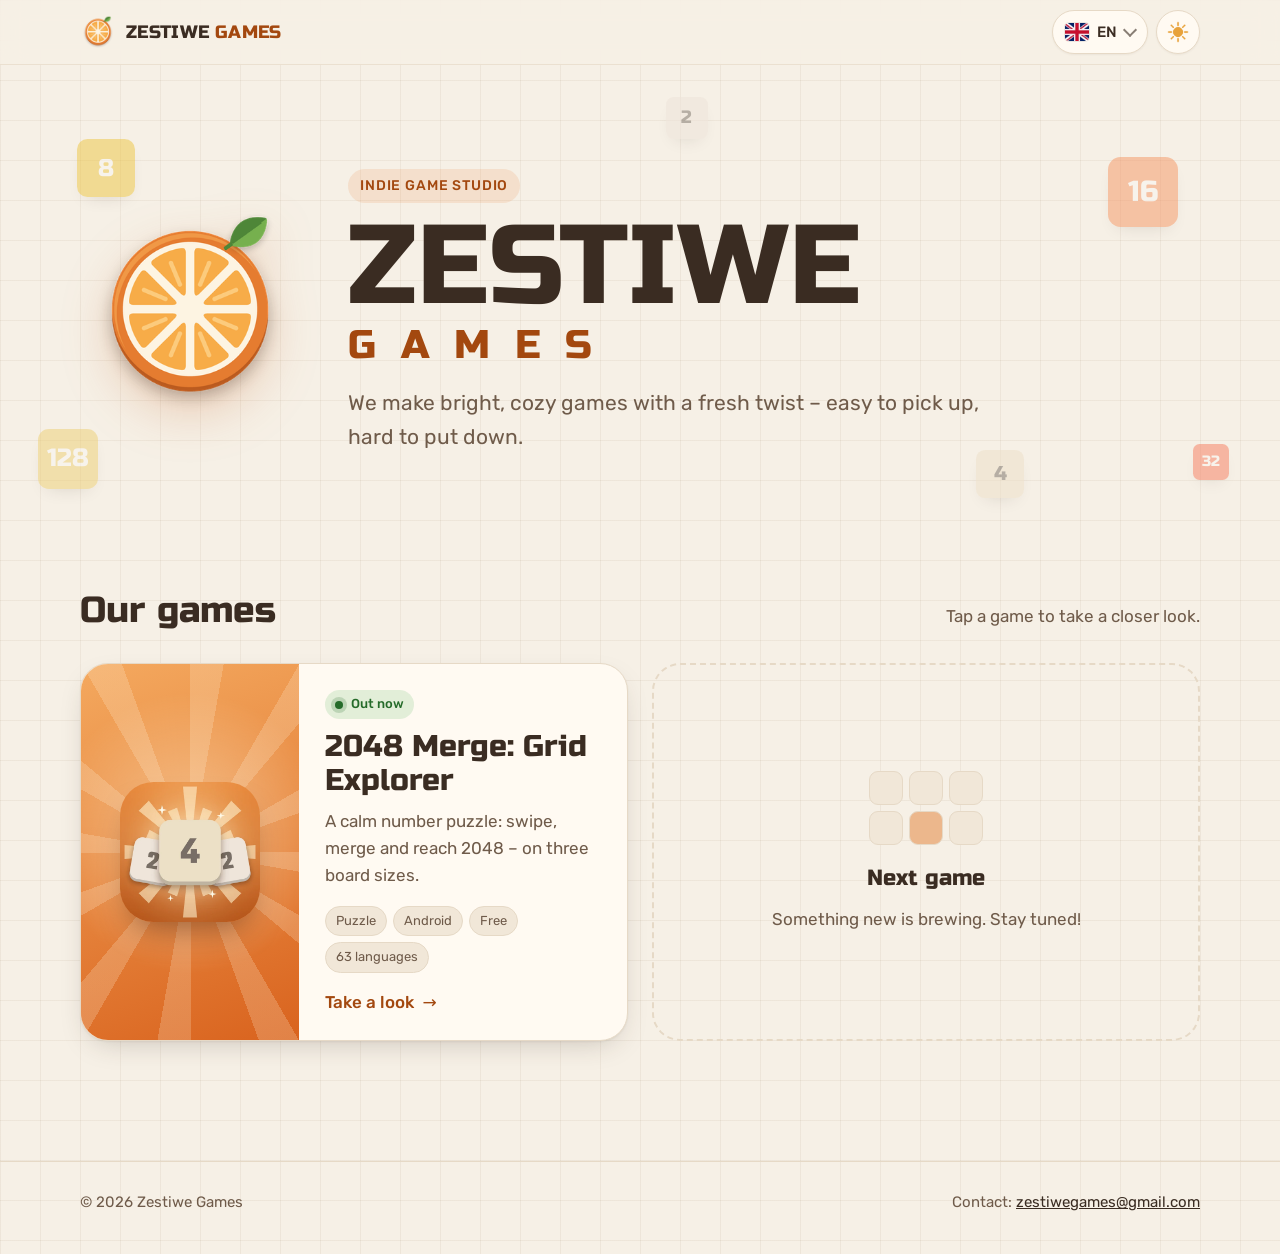
<file: index.html>
<!doctype html>
<html lang="en" data-doc="home_doc" data-root="">
<head>
<meta charset="utf-8">
<meta name="viewport" content="width=device-width, initial-scale=1">
<title>Zestiwe Games – bright, cozy games</title>
<meta name="description" content="Zestiwe Games is an indie studio making bright, cozy games with a fresh twist – easy to pick up, hard to put down.">
<meta name="theme-color" content="#f6f0e6" media="(prefers-color-scheme: light)">
<meta name="theme-color" content="#1d1814" media="(prefers-color-scheme: dark)">
<meta property="og:type" content="website">
<meta property="og:site_name" content="Zestiwe Games">
<meta property="og:title" content="Zestiwe Games">
<meta property="og:description" content="Bright, cozy games with a fresh twist.">
<meta property="og:url" content="https://zestiwe.github.io/">
<meta property="og:image" content="https://zestiwe.github.io/assets/img/og-studio.png">
<meta name="twitter:card" content="summary_large_image">
<link rel="icon" type="image/png" href="favicon.png">
<link rel="apple-touch-icon" href="apple-touch-icon.png">
<link rel="preconnect" href="https://fonts.googleapis.com">
<link rel="preconnect" href="https://fonts.gstatic.com" crossorigin>
<link href="https://fonts.googleapis.com/css2?family=Russo+One&family=Rubik:wght@400;500&display=swap" rel="stylesheet">
<link rel="stylesheet" href="assets/site.css">
<script>(function(){var r=document.documentElement;r.classList.add("js");try{var t=localStorage.getItem("zg-theme");if(t)r.setAttribute("data-theme",t)}catch(e){}})();</script>
</head>
<body>

<header class="topbar">
  <div class="wrap">
    <a class="brand display" href="./" aria-label="Zestiwe Games">
      <img src="emblem.png" alt="" width="36" height="36">
      <span>ZESTIWE <b>GAMES</b></span>
    </a>
    <div class="controls">
      <div class="lang">
        <button class="icon-btn lang-btn" type="button" data-lang-toggle aria-haspopup="true" aria-expanded="false" data-i18n-attr="aria-label:lang_label" aria-label="Language">
          <img data-lang-flag src="assets/img/flags/en.webp" alt="" width="24" height="18">
          <span data-lang-code>EN</span>
          <span class="chev" aria-hidden="true"></span>
        </button>
        <ul class="lang-menu"></ul>
      </div>
      <button class="icon-btn theme-btn" type="button" data-theme-toggle data-i18n-attr="aria-label:theme_label;title:theme_label" aria-label="Switch light and dark theme">
        <span class="mask-icon sun" aria-hidden="true"></span>
        <span class="mask-icon moon" aria-hidden="true"></span>
      </button>
    </div>
  </div>
</header>

<main>
  <section class="hero">
    <div class="floaters" aria-hidden="true">
      <i style="--s:58px;--c:#edc540;--r:-12deg;--x:24px;--y:-30px;--d:9s;left:6%;top:16%" class="light">8</i>
      <i style="--s:42px;--c:#eee4da;--r:10deg;--x:-18px;--y:26px;--d:11s;left:52%;top:7%">2</i>
      <i style="--s:70px;--c:#f59563;--r:8deg;--x:-30px;--y:-22px;--d:13s;right:8%;top:20%" class="light">16</i>
      <i style="--s:48px;--c:#ede0c8;--r:-6deg;--x:20px;--y:24px;--d:10s;right:20%;bottom:6%">4</i>
      <i style="--s:60px;--c:#edcf72;--r:14deg;--x:28px;--y:-18px;--d:12s;left:3%;bottom:8%" class="light">128</i>
      <i style="--s:36px;--c:#f67c5f;--r:-16deg;--x:-14px;--y:-20px;--d:8s;right:4%;bottom:10%" class="light">32</i>
    </div>
    <div class="wrap hero-inner">
      <img class="emblem reveal" src="emblem.png" alt="Zestiwe Games emblem – an orange slice with a leaf" width="220" height="220">
      <div class="reveal" style="--delay:.08s">
        <p class="eyebrow" data-i18n="eyebrow">Indie game studio</p>
        <h1 class="wordmark display">ZESTIWE<small>GAMES</small></h1>
        <p class="tagline" data-i18n="tagline">We make bright, cozy games with a fresh twist – easy to pick up, hard to put down.</p>
      </div>
    </div>
  </section>

  <section class="section" aria-labelledby="games-title">
    <div class="wrap">
      <div class="section-head reveal">
        <h2 id="games-title" class="display" data-i18n="games_title">Our games</h2>
        <p data-i18n="games_sub">Tap a game to take a closer look.</p>
      </div>

      <div class="games">
        <!-- Новая игра — копия этой карточки: ссылка на её папку в games/,
             иконка в assets/img, тексты — ключи в assets/i18n.js -->
        <a class="game-card reveal" href="games/merge-grid-explorer/">
          <div class="game-media">
            <img src="assets/img/merge-icon-512.webp" alt="" width="168" height="168" style="view-transition-name: merge-icon">
          </div>
          <div class="game-body">
            <span class="status" data-i18n="status_out">Out now</span>
            <h3 class="display" style="view-transition-name: merge-title">2048 Merge: Grid Explorer</h3>
            <p data-i18n="merge_pitch">A calm number puzzle: swipe, merge and reach 2048 – on three board sizes.</p>
            <div class="chips">
              <span class="chip" data-i18n="chip_puzzle">Puzzle</span>
              <span class="chip">Android</span>
              <span class="chip" data-i18n="chip_free">Free</span>
              <span class="chip" data-i18n="chip_langs">63 languages</span>
            </div>
            <span class="more"><span data-i18n="more">Take a look</span> <span class="arrow" aria-hidden="true">→</span></span>
          </div>
        </a>

        <div class="game-card soon reveal" style="--delay:.1s">
          <div class="soon-inner">
            <div class="soon-tiles" aria-hidden="true"><i></i><i></i><i></i><i></i><i></i><i></i></div>
            <h3 class="display" data-i18n="soon_title">Next game</h3>
            <p data-i18n="soon_text">Something new is brewing. Stay tuned!</p>
          </div>
        </div>
      </div>
    </div>
  </section>
</main>

<footer class="footer">
  <div class="wrap">
    <span>© 2026 Zestiwe Games</span>
    <span><span data-i18n="contact">Contact</span>: <a href="mailto:zestiwegames@gmail.com">zestiwegames@gmail.com</a></span>
  </div>
</footer>

<script src="assets/i18n.js"></script>
<script src="assets/site.js"></script>
</body>
</html>
</file>
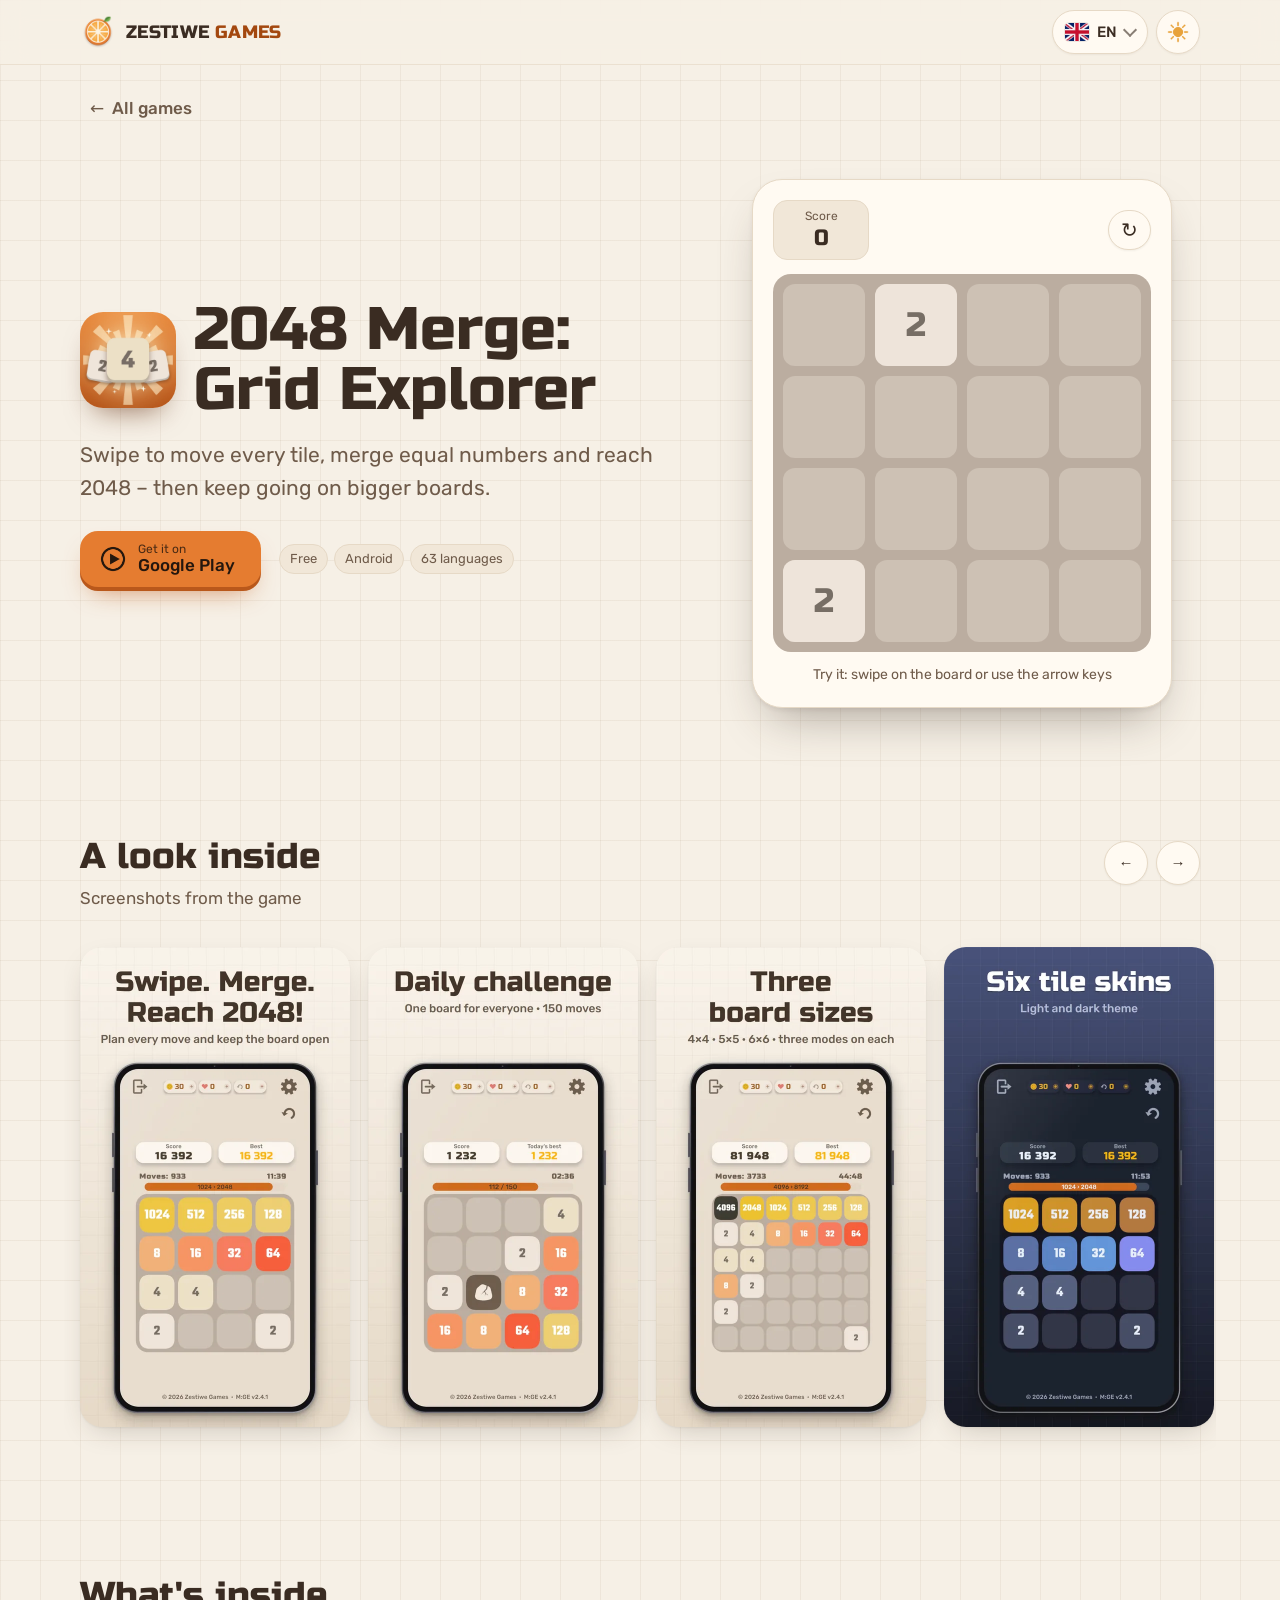
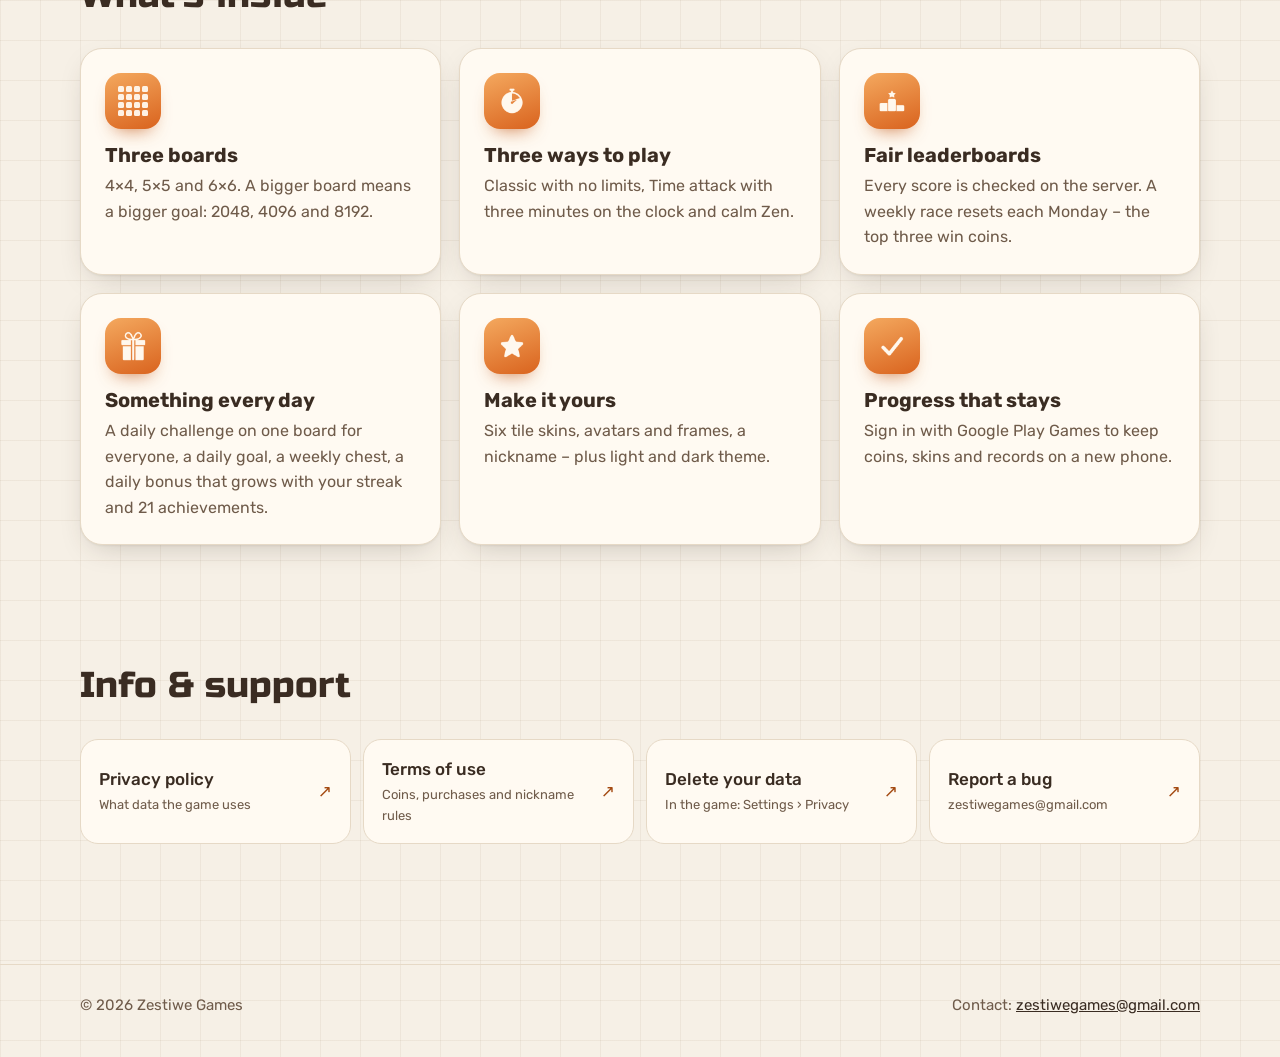
<file: games/merge-grid-explorer/index.html>
<!doctype html>
<html lang="en" data-doc="game_doc" data-root="../../">
<head>
<meta charset="utf-8">
<meta name="viewport" content="width=device-width, initial-scale=1">
<title>2048 Merge: Grid Explorer – Zestiwe Games</title>
<meta name="description" content="A calm number puzzle: swipe, merge and reach 2048 – on 4×4, 5×5 and 6×6 boards. Three modes, a daily challenge on one board for everyone, fair leaderboards, daily goals and 21 achievements.">
<meta name="theme-color" content="#f6f0e6" media="(prefers-color-scheme: light)">
<meta name="theme-color" content="#1d1814" media="(prefers-color-scheme: dark)">
<meta property="og:type" content="website">
<meta property="og:site_name" content="Zestiwe Games">
<meta property="og:title" content="2048 Merge: Grid Explorer">
<meta property="og:description" content="Swipe, merge, reach 2048 – on 4×4, 5×5 and 6×6 boards.">
<meta property="og:url" content="https://zestiwe.github.io/games/merge-grid-explorer/">
<meta property="og:image" content="https://zestiwe.github.io/games/merge-grid-explorer/og.png">
<meta name="twitter:card" content="summary_large_image">
<link rel="icon" type="image/png" href="../../favicon.png">
<link rel="apple-touch-icon" href="../../apple-touch-icon.png">
<link rel="preconnect" href="https://fonts.googleapis.com">
<link rel="preconnect" href="https://fonts.gstatic.com" crossorigin>
<link href="https://fonts.googleapis.com/css2?family=Russo+One&family=Rubik:wght@400;500&display=swap" rel="stylesheet">
<link rel="stylesheet" href="../../assets/site.css">
<script>(function(){var r=document.documentElement;r.classList.add("js");try{var t=localStorage.getItem("zg-theme");if(t)r.setAttribute("data-theme",t)}catch(e){}})();</script>
</head>
<body>

<header class="topbar">
  <div class="wrap">
    <a class="brand display" href="../../" aria-label="Zestiwe Games">
      <img src="../../emblem.png" alt="" width="36" height="36">
      <span>ZESTIWE <b>GAMES</b></span>
    </a>
    <div class="controls">
      <div class="lang">
        <button class="icon-btn lang-btn" type="button" data-lang-toggle aria-haspopup="true" aria-expanded="false" data-i18n-attr="aria-label:lang_label" aria-label="Language">
          <img data-lang-flag src="../../assets/img/flags/en.webp" alt="" width="24" height="18">
          <span data-lang-code>EN</span>
          <span class="chev" aria-hidden="true"></span>
        </button>
        <ul class="lang-menu"></ul>
      </div>
      <button class="icon-btn theme-btn" type="button" data-theme-toggle data-i18n-attr="aria-label:theme_label;title:theme_label" aria-label="Switch light and dark theme">
        <span class="mask-icon sun" aria-hidden="true"></span>
        <span class="mask-icon moon" aria-hidden="true"></span>
      </button>
    </div>
  </div>
</header>

<main class="wrap">
  <a class="back" href="../../"><span class="arrow" aria-hidden="true">←</span> <span data-i18n="back">All games</span></a>

  <section class="game-hero">
    <div>
      <div class="title-row">
        <img src="../../assets/img/merge-icon-512.webp" alt="" width="96" height="96">
        <h1 class="game-title display">2048 Merge: Grid Explorer</h1>
      </div>
      <p class="pitch reveal" data-i18n="game_pitch">Swipe to move every tile, merge equal numbers and reach 2048 – then keep going on bigger boards.</p>
      <div class="cta-row reveal" style="--delay:.08s">
        <a class="button" href="https://play.google.com/store/apps/details?id=com.ZestiweGames.MergeGridExplorer">
          <span class="mask-icon play i-play" aria-hidden="true"></span>
          <span><small data-i18n="cta_small">Get it on</small>Google Play</span>
        </a>
        <div class="meta">
          <span class="chip" data-i18n="chip_free">Free</span>
          <span class="chip">Android</span>
          <span class="chip" data-i18n="chip_langs">63 languages</span>
        </div>
      </div>
    </div>

    <div class="demo reveal" style="--delay:.15s">
      <div class="demo-head">
        <div class="score-box"><span data-i18n="demo_score">Score</span><b data-score>0</b></div>
        <button class="icon-btn new-btn" type="button" data-new-game data-i18n-attr="aria-label:demo_new;title:demo_new" aria-label="New game">
          <span aria-hidden="true" style="font-size:20px;line-height:1">↻</span>
        </button>
      </div>
      <div class="board" data-board tabindex="0" role="application" aria-roledescription="2048" data-i18n-attr="aria-label:demo_hint" aria-label="Try it: swipe on the board or use the arrow keys">
        <div class="cells" aria-hidden="true"><i></i><i></i><i></i><i></i><i></i><i></i><i></i><i></i><i></i><i></i><i></i><i></i><i></i><i></i><i></i><i></i></div>
        <div class="tiles" aria-hidden="true"></div>
        <div class="board-over" aria-live="polite">
          <span data-over-text></span>
          <button class="button" type="button" data-new-game style="min-height:48px;font-size:16px;padding:0 20px"><span data-i18n="demo_again">Play again</span></button>
        </div>
      </div>
      <p class="demo-hint" data-i18n="demo_hint">Try it: swipe on the board or use the arrow keys</p>
    </div>
  </section>

  <section class="section" aria-labelledby="shots-title">
    <div class="section-head reveal">
      <div>
        <h2 id="shots-title" class="display" data-i18n="shots_title">A look inside</h2>
        <p data-i18n="shots_sub">Screenshots from the game</p>
      </div>
      <div class="shot-nav">
        <button class="icon-btn" type="button" data-shots="prev" data-i18n-attr="aria-label:prev" aria-label="Previous screenshots">←</button>
        <button class="icon-btn" type="button" data-shots="next" data-i18n-attr="aria-label:next" aria-label="Next screenshots">→</button>
      </div>
    </div>
    <div class="shots-wrap reveal">
      <div class="shots" tabindex="0">
        <figure><img data-shot="shots/{lang}/01.webp" src="shots/en/01.webp" alt="Screenshot 1" width="540" height="960"></figure>
        <figure><img data-shot="shots/{lang}/02.webp" src="shots/en/02.webp" alt="Screenshot 2" width="540" height="960" loading="lazy"></figure>
        <figure><img data-shot="shots/{lang}/03.webp" src="shots/en/03.webp" alt="Screenshot 3" width="540" height="960" loading="lazy"></figure>
        <figure><img data-shot="shots/{lang}/04.webp" src="shots/en/04.webp" alt="Screenshot 4" width="540" height="960" loading="lazy"></figure>
        <figure><img data-shot="shots/{lang}/05.webp" src="shots/en/05.webp" alt="Screenshot 5" width="540" height="960" loading="lazy"></figure>
        <figure><img data-shot="shots/{lang}/06.webp" src="shots/en/06.webp" alt="Screenshot 6" width="540" height="960" loading="lazy"></figure>
      </div>
    </div>
  </section>

  <section class="section" aria-labelledby="feat-title">
    <div class="section-head reveal">
      <h2 id="feat-title" class="display" data-i18n="feat_title">What's inside</h2>
    </div>
    <div class="features">
      <article class="feature reveal">
        <div class="f-icon"><div class="board-glyph" aria-hidden="true"><i></i><i></i><i></i><i></i><i></i><i></i><i></i><i></i><i></i><i></i><i></i><i></i><i></i><i></i><i></i><i></i></div></div>
        <h3 data-i18n="f1_t">Three boards</h3>
        <p data-i18n="f1_p">4×4, 5×5 and 6×6. A bigger board means a bigger goal: 2048, 4096 and 8192.</p>
      </article>
      <article class="feature reveal" style="--delay:.06s">
        <div class="f-icon"><span class="mask-icon i-mode-time"></span></div>
        <h3 data-i18n="f2_t">Three ways to play</h3>
        <p data-i18n="f2_p">Classic with no limits, Time attack with three minutes on the clock and calm Zen.</p>
      </article>
      <article class="feature reveal" style="--delay:.12s">
        <div class="f-icon"><span class="mask-icon i-leaderboard"></span></div>
        <h3 data-i18n="f3_t">Fair leaderboards</h3>
        <p data-i18n="f3_p">Every score is checked on the server. A weekly race resets each Monday – the top three win coins.</p>
      </article>
      <article class="feature reveal">
        <div class="f-icon"><span class="mask-icon i-gift"></span></div>
        <h3 data-i18n="f4_t">Something every day</h3>
        <p data-i18n="f4_p">A daily challenge on one board for everyone, a daily goal, a weekly chest, a daily bonus that grows with your streak and 21 achievements.</p>
      </article>
      <article class="feature reveal" style="--delay:.06s">
        <div class="f-icon"><span class="mask-icon i-star"></span></div>
        <h3 data-i18n="f5_t">Make it yours</h3>
        <p data-i18n="f5_p">Six tile skins, avatars and frames, a nickname – plus light and dark theme.</p>
      </article>
      <article class="feature reveal" style="--delay:.12s">
        <div class="f-icon"><span class="mask-icon i-check"></span></div>
        <h3 data-i18n="f6_t">Progress that stays</h3>
        <p data-i18n="f6_p">Sign in with Google Play Games to keep coins, skins and records on a new phone.</p>
      </article>
    </div>
  </section>

  <section class="section" aria-labelledby="info-title">
    <div class="section-head reveal">
      <h2 id="info-title" class="display" data-i18n="info_title">Info &amp; support</h2>
    </div>
    <div class="links reveal">
      <a class="link-card" data-doc-link="privacy" href="https://sites.google.com/view/zestiwemerge-privacy/">
        <span><span data-i18n="l_privacy">Privacy policy</span><small data-i18n="l_privacy_s">What data the game uses</small></span>
        <span class="arrow" aria-hidden="true">↗</span>
      </a>
      <a class="link-card" data-doc-link="terms" href="https://sites.google.com/view/zestiwemerge-privacy/terms">
        <span><span data-i18n="l_terms">Terms of use</span><small data-i18n="l_terms_s">Coins, purchases and nickname rules</small></span>
        <span class="arrow" aria-hidden="true">↗</span>
      </a>
      <a class="link-card" data-doc-link="delete" href="https://sites.google.com/view/zestiwemerge-privacy/privacy-policy#h.3nhgj1m956ja">
        <span><span data-i18n="l_delete">Delete your data</span><small data-i18n="l_delete_s">In the game: Settings › Privacy</small></span>
        <span class="arrow" aria-hidden="true">↗</span>
      </a>
      <a class="link-card" href="mailto:zestiwegames@gmail.com?subject=Merge%3A%20Grid%20Explorer%20%E2%80%93%20bug%20report">
        <span><span data-i18n="l_bug">Report a bug</span><small>zestiwegames@gmail.com</small></span>
        <span class="arrow" aria-hidden="true">↗</span>
      </a>
    </div>
  </section>
</main>

<footer class="footer">
  <div class="wrap">
    <span>© 2026 Zestiwe Games</span>
    <span><span data-i18n="contact">Contact</span>: <a href="mailto:zestiwegames@gmail.com">zestiwegames@gmail.com</a></span>
  </div>
</footer>

<script src="../../assets/i18n.js"></script>
<script src="../../assets/site.js"></script>
</body>
</html>
</file>
<file: assets/site.css>
/* Zestiwe Games — общее оформление сайта.
   Цвета, шрифты и плитки — из игры: Russo One для заголовков, Rubik для
   текста, тёплый крем со «школьной» сеткой, оранжевый апельсина. */

@view-transition { navigation: auto; }

:root {
  --bg: #f6f0e6;
  --grid: rgba(120, 90, 50, .07);
  --surface: #fffaf2;
  --surface-2: #f1e7d8;
  --line: #e6d9c6;
  --ink: #3a2c22;
  --muted: #6f5b4a;
  --accent: #a3480f;
  --button: #e57c30;
  --button-ink: #24170e;
  --shadow: 0 1px 2px rgba(58, 44, 34, .06), 0 10px 30px -12px rgba(58, 44, 34, .28);
  --shadow-lift: 0 2px 4px rgba(58, 44, 34, .08), 0 24px 48px -18px rgba(58, 44, 34, .4);
  --board: #bbada0;
  --cell: #cdc1b4;
  --radius: 22px;
  --ease: cubic-bezier(.2, .8, .2, 1);
  color-scheme: light;
}

@media (prefers-color-scheme: dark) {
  :root:not([data-theme="light"]) {
    --bg: #1d1814;
    --grid: rgba(255, 230, 200, .045);
    --surface: #2a221d;
    --surface-2: #332a23;
    --line: #3e342c;
    --ink: #f4ece0;
    --muted: #c4b3a0;
    --accent: #f09846;
    --button: #e57c30;
    --button-ink: #1d1814;
    --shadow: 0 1px 2px rgba(0, 0, 0, .3), 0 12px 32px -14px rgba(0, 0, 0, .7);
    --shadow-lift: 0 2px 4px rgba(0, 0, 0, .35), 0 26px 50px -18px rgba(0, 0, 0, .8);
    --board: #5b4f45;
    --cell: #6e6157;
    color-scheme: dark;
  }
}

:root[data-theme="dark"] {
  --bg: #1d1814;
  --grid: rgba(255, 230, 200, .045);
  --surface: #2a221d;
  --surface-2: #332a23;
  --line: #3e342c;
  --ink: #f4ece0;
  --muted: #c4b3a0;
  --accent: #f09846;
  --button: #e57c30;
  --button-ink: #1d1814;
  --shadow: 0 1px 2px rgba(0, 0, 0, .3), 0 12px 32px -14px rgba(0, 0, 0, .7);
  --shadow-lift: 0 2px 4px rgba(0, 0, 0, .35), 0 26px 50px -18px rgba(0, 0, 0, .8);
  --board: #5b4f45;
  --cell: #6e6157;
  color-scheme: dark;
}

* { box-sizing: border-box; }

html { -webkit-text-size-adjust: 100%; }

body {
  margin: 0;
  min-height: 100vh;
  background-color: var(--bg);
  background-image:
    linear-gradient(var(--grid) 1px, transparent 1px),
    linear-gradient(90deg, var(--grid) 1px, transparent 1px);
  background-size: 40px 40px;
  color: var(--ink);
  font: 400 17px/1.6 "Rubik", system-ui, -apple-system, "Segoe UI", sans-serif;
  transition: background-color .4s var(--ease), color .4s var(--ease);
}

/* height: auto — иначе атрибут height в разметке держит высоту, и
   ужатая по ширине картинка сплющивается */
img { display: block; max-width: 100%; height: auto; }

a { color: inherit; }

.wrap { width: min(1120px, 100% - 32px); margin-inline: auto; }

.display { font-family: "Russo One", "Arial Black", sans-serif; font-weight: 400; }

.sr-only {
  position: absolute; width: 1px; height: 1px; overflow: hidden;
  clip: rect(0 0 0 0); white-space: nowrap;
}

:focus-visible { outline: 3px solid var(--accent); outline-offset: 3px; border-radius: 10px; }

/* ---------- верхняя панель ---------- */

.topbar {
  position: sticky; top: 0; z-index: 20;
  backdrop-filter: blur(12px) saturate(1.2);
  -webkit-backdrop-filter: blur(12px) saturate(1.2);
  background: color-mix(in srgb, var(--bg) 78%, transparent);
  border-bottom: 1px solid color-mix(in srgb, var(--line) 70%, transparent);
}

.topbar .wrap {
  display: flex; align-items: center; justify-content: space-between;
  gap: 12px; min-height: 64px;
}

.brand {
  display: inline-flex; align-items: center; gap: 10px;
  text-decoration: none; font-size: 18px; letter-spacing: .02em;
}
.brand img { width: 36px; height: 36px; view-transition-name: studio-emblem; }
.brand span b { color: var(--accent); font-weight: 400; }

.controls { display: flex; align-items: center; gap: 8px; }

.icon-btn {
  display: inline-flex; align-items: center; justify-content: center; gap: 8px;
  min-width: 44px; height: 44px; padding: 0 12px;
  border: 1px solid var(--line); border-radius: 999px;
  background: var(--surface); color: var(--ink);
  font: 500 15px/1 "Rubik", sans-serif; cursor: pointer;
  box-shadow: 0 1px 2px rgba(58, 44, 34, .06);
  transition: transform .2s var(--ease), background-color .3s, border-color .3s;
}
.icon-btn:hover { transform: translateY(-1px); border-color: color-mix(in srgb, var(--accent) 40%, var(--line)); }
.icon-btn:active { transform: translateY(1px) scale(.97); }

.mask-icon {
  width: 22px; height: 22px; background: currentColor;
  -webkit-mask: var(--src) center / contain no-repeat;
  mask: var(--src) center / contain no-repeat;
}

.theme-btn { padding: 0; width: 44px; overflow: hidden; }
.theme-btn .mask-icon { position: absolute; transition: transform .5s var(--ease), opacity .3s; }
.theme-btn { position: relative; }
.theme-btn .sun { --src: url("img/theme-sun.png"); color: #e8a23a; }
.theme-btn .moon { --src: url("img/theme-moon.png"); color: #9fb3d9; }
:root .theme-btn .moon { transform: translateY(140%) rotate(-40deg); opacity: 0; }
:root.is-dark .theme-btn .sun { transform: translateY(-140%) rotate(40deg); opacity: 0; }
:root.is-dark .theme-btn .moon { transform: none; opacity: 1; }

.lang { position: relative; }
.lang-btn img, .lang-menu img { width: 24px; height: 18px; border-radius: 4px; object-fit: cover; box-shadow: 0 0 0 1px rgba(0,0,0,.08); }
.lang-btn .chev { width: 10px; height: 10px; border: solid currentColor; border-width: 0 2px 2px 0; transform: translateY(-2px) rotate(45deg); opacity: .6; transition: transform .25s; }
.lang-btn[aria-expanded="true"] .chev { transform: translateY(2px) rotate(-135deg); }

.lang-menu {
  position: absolute; right: 0; top: calc(100% + 10px);
  width: min(340px, calc(100vw - 32px));
  display: grid; grid-template-columns: 1fr 1fr; gap: 2px;
  padding: 8px; margin: 0; list-style: none;
  background: var(--surface); border: 1px solid var(--line); border-radius: 18px;
  box-shadow: var(--shadow-lift);
  transform-origin: top right;
  opacity: 0; transform: translateY(-6px) scale(.97); pointer-events: none;
  transition: opacity .2s, transform .25s var(--ease);
}
.lang-menu.open { opacity: 1; transform: none; pointer-events: auto; }
.lang-menu button {
  width: 100%; display: flex; align-items: center; gap: 10px;
  padding: 10px 10px; min-height: 44px;
  border: 0; border-radius: 12px; background: transparent; color: var(--ink);
  font: 400 15px/1.2 "Rubik", sans-serif; text-align: left; cursor: pointer;
}
.lang-menu button:hover { background: var(--surface-2); }
.lang-menu button[aria-current="true"] { background: color-mix(in srgb, var(--button) 18%, transparent); font-weight: 500; }

/* ---------- главная: шапка студии ---------- */

.hero {
  position: relative;
  padding: clamp(48px, 9vw, 104px) 0 clamp(40px, 7vw, 72px);
  overflow: hidden;
}
.hero-inner {
  display: grid; grid-template-columns: auto 1fr; align-items: center;
  gap: clamp(20px, 4vw, 48px);
}
.emblem {
  width: clamp(120px, 20vw, 220px); height: auto;
  filter: drop-shadow(0 18px 24px rgba(194, 90, 26, .25));
  animation: bob 6s ease-in-out infinite;
  view-transition-name: studio-emblem-hero;
}
@keyframes bob {
  0%, 100% { transform: translateY(0) rotate(-3deg); }
  50% { transform: translateY(-10px) rotate(4deg); }
}
.eyebrow {
  display: inline-flex; align-items: center; gap: 8px;
  margin: 0 0 12px; padding: 6px 12px;
  border-radius: 999px; background: color-mix(in srgb, var(--button) 14%, transparent);
  color: var(--accent); font-size: 14px; font-weight: 500; letter-spacing: .06em; text-transform: uppercase;
}
.wordmark { margin: 0; font-size: clamp(48px, 11vw, 112px); line-height: .92; letter-spacing: .01em; }
.wordmark small {
  display: block; margin-top: .22em;
  font-size: .36em; letter-spacing: .62em; color: var(--accent);
}
.tagline { margin: 22px 0 0; max-width: 32em; font-size: clamp(18px, 2.2vw, 21px); color: var(--muted); text-wrap: pretty; }

/* летящие плитки на фоне шапки */
.floaters { position: absolute; inset: 0; pointer-events: none; z-index: -1; }
.floaters i {
  position: absolute; display: grid; place-items: center;
  width: var(--s); height: var(--s); border-radius: 18%;
  font: 400 calc(var(--s) * .42)/1 "Russo One", sans-serif;
  color: #776e65; background: var(--c); opacity: .5;
  box-shadow: 0 8px 18px -10px rgba(58, 44, 34, .35);
  animation: drift var(--d) ease-in-out infinite alternate;
}
.floaters i.light { color: #f9f6f2; }
@keyframes drift {
  from { transform: translate(0, 0) rotate(var(--r)); }
  to { transform: translate(var(--x), var(--y)) rotate(calc(var(--r) * -1)); }
}

/* ---------- заголовки разделов ---------- */

.section { padding: clamp(28px, 5vw, 56px) 0; }
.section-head { display: flex; align-items: baseline; justify-content: space-between; gap: 16px; margin-bottom: 24px; }
.section-head h2 { margin: 0; font-size: clamp(26px, 3.4vw, 36px); text-wrap: balance; }
.section-head p { margin: 0; color: var(--muted); }

/* ---------- карточки игр ---------- */

.games { display: grid; grid-template-columns: repeat(auto-fill, minmax(min(100%, 520px), 1fr)); gap: 24px; }

.game-card {
  position: relative;
  display: grid; grid-template-columns: minmax(170px, 40%) 1fr;
  min-height: 300px;
  border-radius: 28px; overflow: hidden;
  background: var(--surface); border: 1px solid var(--line);
  box-shadow: var(--shadow);
  text-decoration: none; color: inherit;
  transition: transform .45s var(--ease), box-shadow .45s var(--ease);
}
.game-card:hover { transform: translateY(-6px); box-shadow: var(--shadow-lift); }
.game-card:active { transform: translateY(-2px) scale(.99); }

.game-media {
  position: relative; display: grid; place-items: center; overflow: hidden;
  background:
    radial-gradient(circle at 50% 45%, rgba(255, 236, 200, .55), transparent 60%),
    linear-gradient(160deg, #f4a95f, #d9631e);
}
.game-media::before {
  /* солнечные лучи, как на иконке игры */
  content: ""; position: absolute; inset: -40%;
  background: repeating-conic-gradient(from 0deg, rgba(255, 240, 215, .22) 0 10deg, transparent 10deg 30deg);
  animation: spin 40s linear infinite;
}
@keyframes spin { to { transform: rotate(360deg); } }
.game-media img {
  position: relative; width: min(64%, 168px); height: auto; aspect-ratio: 1; border-radius: 24%;
  box-shadow: 0 18px 30px -12px rgba(90, 35, 5, .55);
  transition: transform .6s var(--ease);
}
.game-card:hover .game-media img { transform: scale(1.06) rotate(-3deg); }

.game-body { display: flex; flex-direction: column; gap: 10px; padding: 26px 26px 24px; }
.status {
  align-self: flex-start; display: inline-flex; align-items: center; gap: 8px;
  padding: 4px 10px; border-radius: 999px;
  background: color-mix(in srgb, #4caf50 16%, transparent); color: #256b2a;
  font-size: 13px; font-weight: 500;
}
:root.is-dark .status { color: #8fd694; }
.status::before { content: ""; width: 8px; height: 8px; border-radius: 50%; background: currentColor; box-shadow: 0 0 0 4px color-mix(in srgb, currentColor 20%, transparent); }
.game-body h3 { margin: 0; font-size: clamp(24px, 2.6vw, 30px); line-height: 1.15; }
.game-body p { margin: 0; color: var(--muted); }
.chips { display: flex; flex-wrap: wrap; gap: 6px; margin-top: auto; padding-top: 6px; }
.chip {
  padding: 4px 10px; border-radius: 999px; border: 1px solid var(--line);
  font-size: 13px; color: var(--muted); background: var(--surface-2);
}
.more { display: inline-flex; align-items: center; gap: 8px; margin-top: 6px; font-weight: 500; color: var(--accent); }
.more .arrow { transition: transform .35s var(--ease); }
.game-card:hover .more .arrow { transform: translateX(5px); }

.game-card.soon {
  grid-template-columns: 1fr; place-items: center; text-align: center;
  background: transparent; border: 2px dashed var(--line); box-shadow: none;
  min-height: 300px; cursor: default;
}
.game-card.soon:hover { transform: none; box-shadow: none; }
.soon-inner { display: grid; justify-items: center; gap: 10px; padding: 28px; }
.soon-tiles { display: grid; grid-template-columns: repeat(3, 34px); gap: 6px; margin-bottom: 6px; }
.soon-tiles i { height: 34px; border-radius: 9px; background: var(--surface-2); border: 1px solid var(--line); animation: blink 3.2s ease-in-out infinite; }
.soon-tiles i:nth-child(2) { animation-delay: .4s; } .soon-tiles i:nth-child(3) { animation-delay: .8s; }
.soon-tiles i:nth-child(4) { animation-delay: 1.2s; } .soon-tiles i:nth-child(5) { animation-delay: 1.6s; background: color-mix(in srgb, var(--button) 45%, var(--surface-2)); }
.soon-tiles i:nth-child(6) { animation-delay: 2s; }
@keyframes blink { 0%, 100% { opacity: .55; transform: scale(.94); } 50% { opacity: 1; transform: none; } }
.soon h3 { margin: 0; font-size: 22px; }
.soon p { margin: 0; color: var(--muted); max-width: 22em; }

/* ---------- страница игры ---------- */

.back {
  display: inline-flex; align-items: center; gap: 8px; margin-top: 22px;
  padding: 8px 14px 8px 10px; border-radius: 999px; min-height: 44px;
  text-decoration: none; color: var(--muted); font-weight: 500;
  transition: color .2s, background-color .2s;
}
.back:hover { color: var(--ink); background: var(--surface-2); }
.back .arrow { transition: transform .3s var(--ease); }
.back:hover .arrow { transform: translateX(-4px); }

.game-hero {
  display: grid; grid-template-columns: 1.1fr .9fr; align-items: center;
  gap: clamp(28px, 5vw, 64px);
  padding: clamp(24px, 4vw, 48px) 0 clamp(36px, 6vw, 64px);
}
.title-row { display: flex; align-items: center; gap: 18px; margin-bottom: 18px; }
.title-row img {
  width: 96px; height: 96px; border-radius: 24%;
  box-shadow: 0 16px 28px -14px rgba(90, 35, 5, .6);
  view-transition-name: merge-icon;
}
.game-title { margin: 0; font-size: clamp(36px, 5.4vw, 60px); line-height: 1; view-transition-name: merge-title; }
.pitch { margin: 0 0 26px; font-size: clamp(18px, 2vw, 21px); color: var(--muted); max-width: 30em; text-wrap: pretty; }

.cta-row { display: flex; flex-wrap: wrap; align-items: center; gap: 12px 18px; }
.button {
  position: relative; display: inline-flex; align-items: center; gap: 12px;
  min-height: 56px; padding: 0 26px 0 20px;
  border-radius: 18px; background: var(--button); color: var(--button-ink);
  text-decoration: none; font-weight: 500; font-size: 17px; overflow: hidden;
  box-shadow: 0 4px 0 #b9581b, 0 14px 26px -12px rgba(194, 90, 26, .7);
  transition: transform .2s var(--ease), box-shadow .2s var(--ease);
}
.button:hover { transform: translateY(-2px); box-shadow: 0 6px 0 #b9581b, 0 20px 30px -12px rgba(194, 90, 26, .75); }
.button:active { transform: translateY(3px); box-shadow: 0 1px 0 #b9581b, 0 8px 16px -10px rgba(194, 90, 26, .7); }
.button::after {
  /* блик, как у кнопки «Играть» в игре */
  content: ""; position: absolute; top: 0; bottom: 0; width: 40%; left: -60%;
  background: linear-gradient(100deg, transparent, rgba(255, 255, 255, .45), transparent);
  transform: skewX(-18deg); animation: shine 4.5s ease-in-out infinite 1.2s;
}
@keyframes shine { 0%, 70% { left: -60%; } 100% { left: 130%; } }
.button .play { width: 26px; height: 26px; }
.button small { display: block; font-size: 12px; font-weight: 400; opacity: .8; line-height: 1.1; }
.button span { line-height: 1.15; }
.meta { display: flex; flex-wrap: wrap; gap: 6px; }

/* ---------- мини-игра ---------- */

.demo {
  justify-self: center; width: min(100%, 420px);
  padding: 20px; border-radius: 30px;
  background: var(--surface); border: 1px solid var(--line); box-shadow: var(--shadow-lift);
}
.demo-head { display: flex; align-items: center; justify-content: space-between; gap: 12px; margin-bottom: 14px; }
.score-box {
  min-width: 96px; padding: 6px 14px; border-radius: 14px; text-align: center;
  background: var(--surface-2); border: 1px solid var(--line);
}
.score-box span { display: block; font-size: 12px; color: var(--muted); }
.score-box b { font: 400 22px/1.1 "Russo One", sans-serif; }
.demo-hint { margin: 12px 2px 0; font-size: 14px; color: var(--muted); text-align: center; }
.new-btn { height: 40px; min-width: 40px; }

.board {
  --gap: 10px; --size: 4;
  position: relative; aspect-ratio: 1; padding: var(--gap);
  border-radius: 18px; background: var(--board);
  touch-action: none; user-select: none; -webkit-user-select: none; outline: none;
}
.board:focus-visible { outline: 3px solid var(--accent); outline-offset: 4px; }
.cells, .tiles { position: absolute; inset: var(--gap); display: grid; grid-template-columns: repeat(var(--size), 1fr); gap: var(--gap); }
.cells i { border-radius: 12px; background: var(--cell); }
.tiles { display: block; }
.tile {
  --cell-size: calc((100% - var(--gap) * (var(--size) - 1)) / var(--size));
  position: absolute; width: var(--cell-size); height: var(--cell-size);
  left: calc(var(--x) * (var(--cell-size) + var(--gap)));
  top: calc(var(--y) * (var(--cell-size) + var(--gap)));
  display: grid; place-items: center; border-radius: 12px;
  font: 400 clamp(20px, 6vw, 34px)/1 "Russo One", sans-serif;
  color: #776e65; background: #eee4da;
  transition: left .12s ease-out, top .12s ease-out;
}
.tile.new { animation: pop-in .2s var(--ease) both; }
.tile.merged { animation: merge-pop .22s var(--ease); z-index: 2; }
@keyframes pop-in { from { transform: scale(.2); opacity: 0; } to { transform: none; opacity: 1; } }
@keyframes merge-pop { 50% { transform: scale(1.16); } }
.tile[data-v="2"] { background: #eee4da; }
.tile[data-v="4"] { background: #ede0c8; }
.tile[data-v="8"] { background: #f2b179; color: #f9f6f2; }
.tile[data-v="16"] { background: #f59563; color: #f9f6f2; }
.tile[data-v="32"] { background: #f67c5f; color: #f9f6f2; }
.tile[data-v="64"] { background: #f65f3b; color: #f9f6f2; }
.tile[data-v="128"] { background: #edcf72; color: #f9f6f2; font-size: clamp(18px, 5vw, 28px); }
.tile[data-v="256"] { background: #edcc60; color: #f9f6f2; font-size: clamp(18px, 5vw, 28px); }
.tile[data-v="512"] { background: #edc84f; color: #f9f6f2; font-size: clamp(18px, 5vw, 28px); }
.tile[data-v="1024"], .tile[data-v="2048"], .tile.big { background: #edc540; color: #f9f6f2; font-size: clamp(14px, 4vw, 22px); }
.tile[data-v="2048"] { background: #edc22e; box-shadow: 0 0 24px 6px rgba(237, 194, 46, .55); }
.board-over {
  position: absolute; inset: 0; z-index: 5; display: grid; place-items: center; align-content: center; gap: 12px;
  border-radius: 18px; background: color-mix(in srgb, var(--surface) 82%, transparent);
  opacity: 0; pointer-events: none; transition: opacity .3s;
  font: 400 26px/1.1 "Russo One", sans-serif; text-align: center; padding: 20px;
}
.board-over.show { opacity: 1; pointer-events: auto; }

/* ---------- скриншоты ---------- */

.shots-wrap { position: relative; }
.shots {
  display: grid; grid-auto-flow: column; grid-auto-columns: clamp(200px, 26vw, 270px);
  gap: 18px; overflow-x: auto; overscroll-behavior-x: contain;
  scroll-snap-type: x mandatory; scroll-padding-inline: 16px;
  padding: 10px 16px 28px; margin: 0 -16px;
  scrollbar-width: thin; scrollbar-color: var(--line) transparent;
}
.shots figure { margin: 0; scroll-snap-align: start; }
.shots img {
  width: 100%; height: auto; aspect-ratio: 9 / 16; object-fit: cover;
  border-radius: 22px; background: var(--surface-2);
  box-shadow: var(--shadow);
  transition: transform .45s var(--ease), box-shadow .45s var(--ease);
}
.shots figure:hover img { transform: translateY(-6px) rotate(-.6deg); box-shadow: var(--shadow-lift); }
.shot-nav { display: flex; gap: 8px; }

/* ---------- возможности ---------- */

.features { display: grid; grid-template-columns: repeat(auto-fit, minmax(min(100%, 300px), 1fr)); gap: 18px; }
.feature {
  padding: 24px; border-radius: var(--radius);
  background: var(--surface); border: 1px solid var(--line); box-shadow: var(--shadow);
}
.feature h3 { margin: 14px 0 6px; font-size: 20px; line-height: 1.2; }
.feature p { margin: 0; color: var(--muted); font-size: 16px; }
.f-icon {
  width: 56px; height: 56px; border-radius: 16px; display: grid; place-items: center;
  background: linear-gradient(160deg, #f4a95f, #d9631e); color: #fff8ee;
  box-shadow: 0 10px 18px -10px rgba(194, 90, 26, .8);
}
.f-icon .mask-icon { width: 30px; height: 30px; }
/* картинки значков — здесь, а не в разметке: адрес в переменной
   считается от этого файла */
.i-play { --src: url("img/play.png"); }
.i-mode-time { --src: url("img/mode-time.png"); }
.i-leaderboard { --src: url("img/leaderboard.png"); }
.i-gift { --src: url("img/gift.png"); }
.i-star { --src: url("img/star.png"); }
.i-check { --src: url("img/check.png"); }
/* значок «поле» — сетка клеток, как в окне выбора поля в игре */
.board-glyph { display: grid; grid-template-columns: repeat(4, 6px); gap: 2px; }
.board-glyph i { width: 6px; height: 6px; border-radius: 1.5px; background: rgba(255, 248, 238, .95); }

/* ---------- ссылки ---------- */

.links { display: grid; grid-template-columns: repeat(auto-fit, minmax(min(100%, 230px), 1fr)); gap: 12px; }
.link-card {
  display: flex; align-items: center; justify-content: space-between; gap: 12px;
  min-height: 64px; padding: 16px 18px; border-radius: 18px;
  background: var(--surface); border: 1px solid var(--line);
  text-decoration: none; font-weight: 500;
  transition: transform .3s var(--ease), border-color .3s;
}
.link-card:hover { transform: translateY(-3px); border-color: color-mix(in srgb, var(--accent) 45%, var(--line)); }
.link-card small { display: block; font-weight: 400; font-size: 13px; color: var(--muted); margin-top: 2px; }
.link-card .arrow { color: var(--accent); transition: transform .3s var(--ease); }
.link-card:hover .arrow { transform: translate(3px, -3px); }

/* ---------- подвал ---------- */

.footer { margin-top: clamp(32px, 6vw, 64px); padding: 28px 0 40px; border-top: 1px solid var(--line); color: var(--muted); font-size: 15px; }
.footer .wrap { display: flex; flex-wrap: wrap; align-items: center; justify-content: space-between; gap: 10px 24px; }
.footer a { color: var(--ink); }

/* ---------- появление при прокрутке ---------- */

.js .reveal { opacity: 0; transform: translateY(26px); transition: opacity .8s var(--ease), transform .8s var(--ease); transition-delay: var(--delay, 0s); }
.js .reveal.in { opacity: 1; transform: none; }

/* смена языка — мягкая подмена текста */
.swap { animation: swap .35s var(--ease); }
@keyframes swap { from { opacity: .2; transform: translateY(4px); } to { opacity: 1; transform: none; } }

/* ---------- переходы между страницами ---------- */

::view-transition-old(root) { animation: vt-out .28s var(--ease) both; }
::view-transition-new(root) { animation: vt-in .42s var(--ease) both; }
@keyframes vt-out { to { opacity: 0; transform: translateY(-12px); } }
@keyframes vt-in { from { opacity: 0; transform: translateY(18px); } }
::view-transition-group(merge-icon), ::view-transition-group(merge-title) { animation-duration: .55s; animation-timing-function: var(--ease); }

/* смена темы — круг от кнопки, а не уезд страницы */
:root.theme-switching::view-transition-old(root),
:root.theme-switching::view-transition-new(root) { animation: none; mix-blend-mode: normal; }
:root.theme-switching::view-transition-group(*) { animation-duration: 0s; }

/* ---------- узкие экраны ---------- */

@media (max-width: 760px) {
  .hero-inner { grid-template-columns: 1fr; justify-items: start; }
  .game-card { grid-template-columns: 1fr; }
  .game-media { min-height: 200px; }
  .game-hero { grid-template-columns: 1fr; }
  .title-row img { width: 76px; height: 76px; }
  .section-head { flex-direction: column; align-items: flex-start; gap: 4px; }
  .shot-nav { display: none; }
  .brand span { display: none; }
  /* меню языков — во всю ширину под панелью: у правого края его обрезало бы */
  .lang { position: static; }
  .lang-menu { position: fixed; left: 16px; right: 16px; top: 72px; width: auto; }
}

@media (prefers-reduced-motion: reduce) {
  *, *::before, *::after { animation: none !important; transition: none !important; }
  .js .reveal { opacity: 1; transform: none; }
  @view-transition { navigation: none; }
}
</file>
